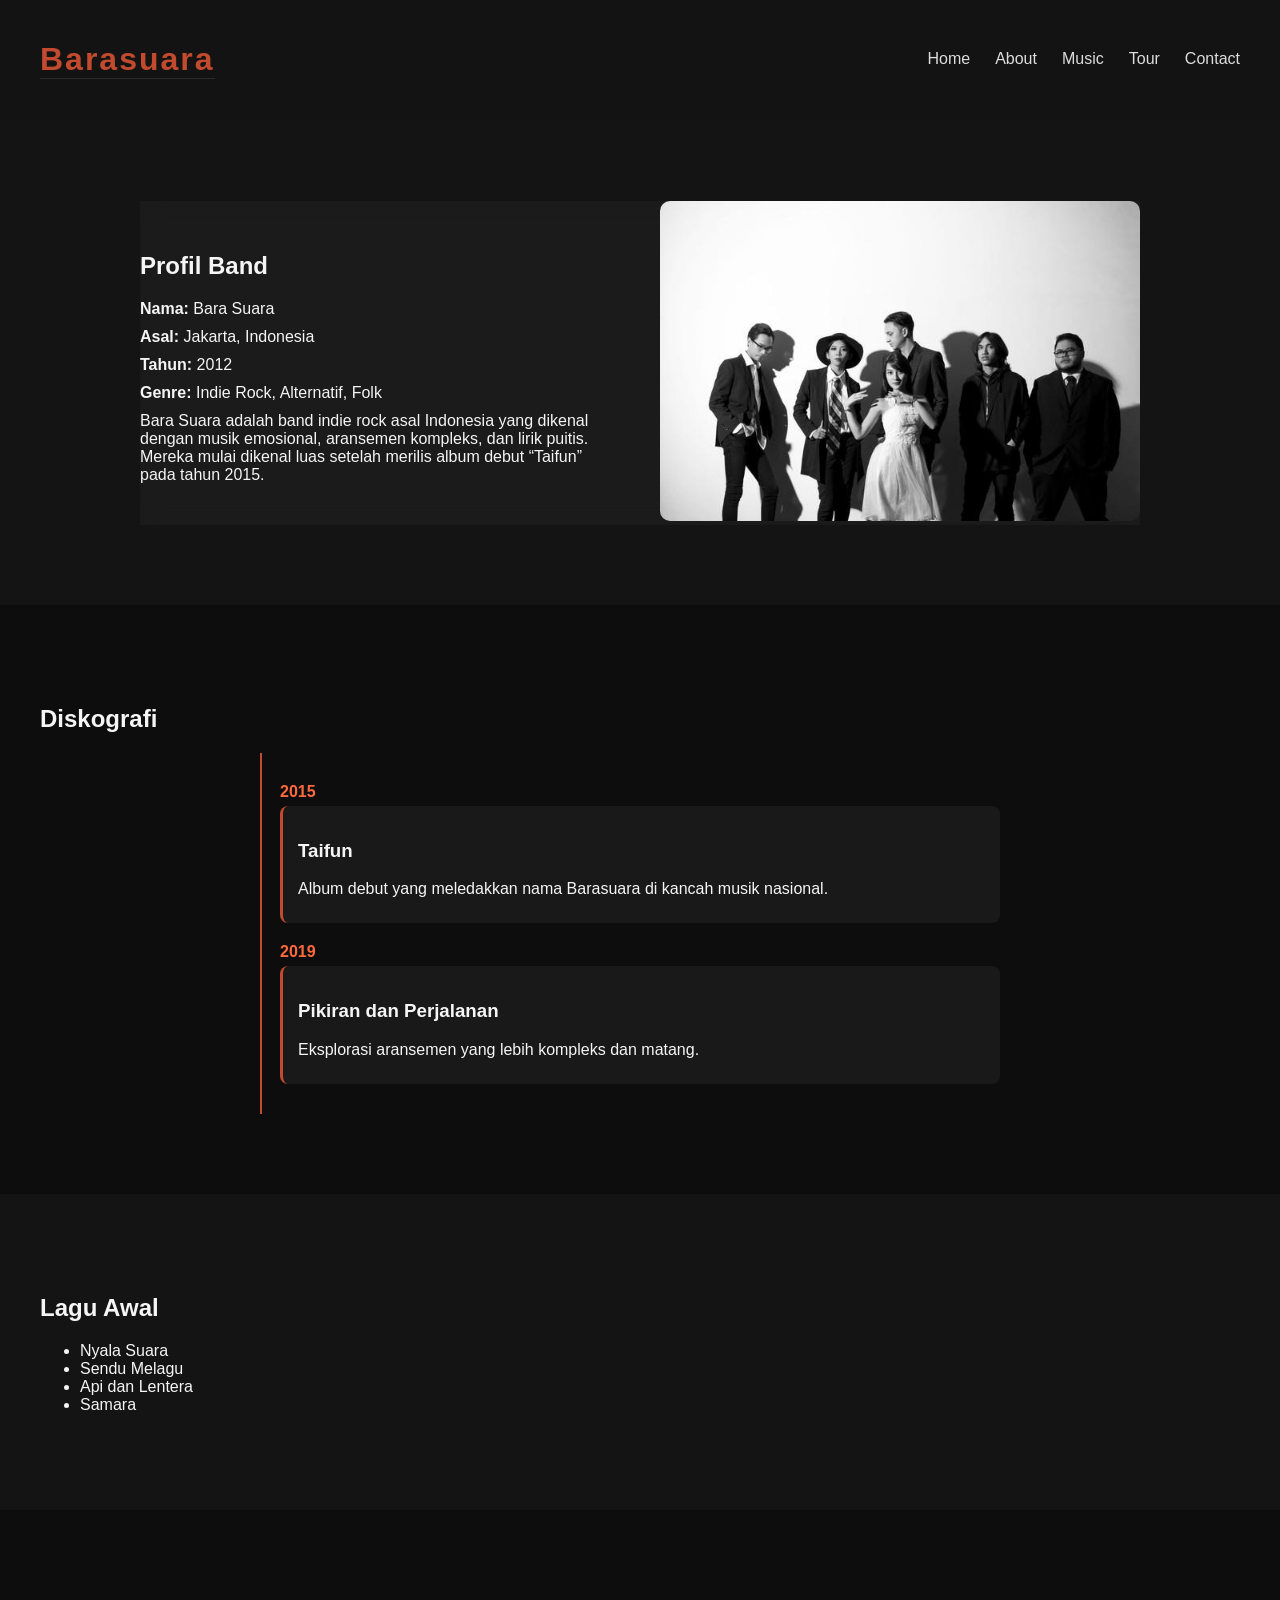
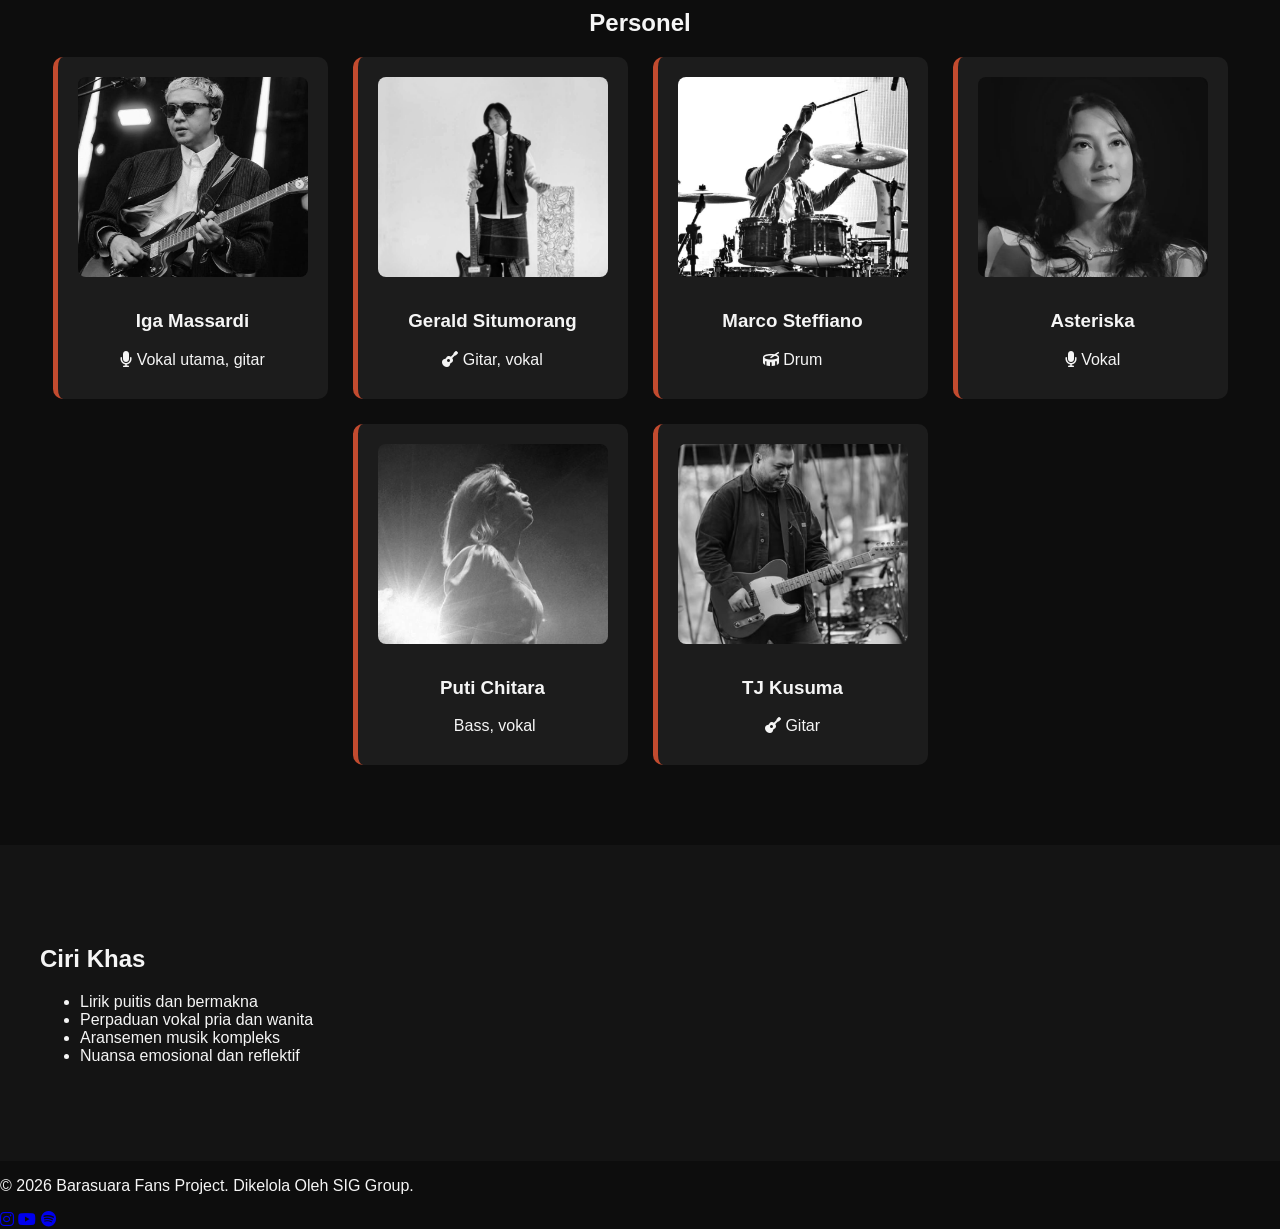
<file: about.html>
<!DOCTYPE html>
<html lang="en">

<head>
    <meta name="viewport" content="width=device-width, initial-scale=1.0">
    <meta name="description" content="Profil, diskografi, dan personel Barasuara.">
    <title>About - Barasuara | Portal Fans Resmi</title>
    <link rel="stylesheet" href="style/style.css">
    <link rel="stylesheet" href="https://cdnjs.cloudflare.com/ajax/libs/font-awesome/6.0.0/css/all.min.css">
</head>

<body>

    <header>
        <h1>Barasuara</h1>
        <nav>
            <a href="index.html">Home</a>
            <a href="about.html" class="active">About</a>
            <a href="music.html">Music</a>
            <a href="tour.html">Tour</a>
            <a href="contact.html">Contact</a>
        </nav>
    </header>

    <!-- PROFIL BAND -->
    <section class="section fade-in">
        <div class="about-container">

            <div class="about-text">
                <h2>Profil Band</h2>
                <p><strong>Nama:</strong> Bara Suara</p>
                <p><strong>Asal:</strong> Jakarta, Indonesia</p>
                <p><strong>Tahun:</strong> 2012</p>
                <p><strong>Genre:</strong> Indie Rock, Alternatif, Folk</p>

                <p>
                    Bara Suara adalah band indie rock asal Indonesia yang dikenal dengan musik emosional,
                    aransemen kompleks, dan lirik puitis. Mereka mulai dikenal luas setelah merilis album
                    debut “Taifun” pada tahun 2015.
                </p>
            </div>

            <div class="about-image">
                <img src="images/band.jpeg" alt="Barasuara Band">
            </div>

        </div>
    </section>

    <!-- ALBUM -->
    <section class="section fade-in">
        <h2>Diskografi</h2>
        <div class="timeline">
            <div class="timeline-item">
                <div class="timeline-date">2015</div>
                <div class="timeline-content">
                    <h3>Taifun</h3>
                    <p>Album debut yang meledakkan nama Barasuara di kancah musik nasional.</p>
                </div>
            </div>
            <div class="timeline-item">
                <div class="timeline-date">2019</div>
                <div class="timeline-content">
                    <h3>Pikiran dan Perjalanan</h3>
                    <p>Eksplorasi aransemen yang lebih kompleks dan matang.</p>
                </div>
            </div>
        </div>
    </section>

    <!-- LAGU AWAL -->
    <section class="section fade-in">
        <h2>Lagu Awal</h2>
        <ul>
            <li>Nyala Suara</li>
            <li>Sendu Melagu</li>
            <li>Api dan Lentera</li>
            <li>Samara</li>
        </ul>
    </section>

    <!-- PERSONEL -->
    <section class="section fade-in">
        <h2><center>Personel</center></h2>

        <div class="music-grid">

            <div class="card">
                <img src="images/Iga Massardi.jpeg" alt="Iga Massardi">
                <h3>Iga Massardi</h3>
                <p><i class="fas fa-microphone"></i> Vokal utama, gitar</p>
            </div>

            <div class="card">
                <img src="images/Gerald Situmorang.jpeg" alt="Gerald Situmorang">
                <h3>Gerald Situmorang</h3>
                <p><i class="fas fa-guitar"></i> Gitar, vokal</p>
            </div>

            <div class="card">
                <img src="images/Marco Steffiano.jpeg" alt="Marco Steffiano">
                <h3>Marco Steffiano</h3>
                <p><i class="fas fa-drum"></i> Drum</p>
            </div>

            <div class="card">
                <img src="images/Asteriska.jpeg" alt="Asteriska">
                <h3>Asteriska</h3>
                <p><i class="fas fa-microphone"></i> Vokal</p>
            </div>

            <div class="card">
                <img src="images/Puti Chitara.jpeg" alt="Puti Chitara">
                <h3>Puti Chitara</h3>
                <p><i class="fas fa-bass"></i> Bass, vokal</p>
            </div>

            <div class="card">
                <img src="images/TJ Kusuma.png" alt="TJ Kusuma">
                <h3>TJ Kusuma</h3>
                <p><i class="fas fa-guitar"></i> Gitar</p>
            </div>

        </div>
    </section>

    <!-- CIRI KHAS -->
    <section class="section fade-in">
        <h2>Ciri Khas</h2>
        <ul>
            <li>Lirik puitis dan bermakna</li>
            <li>Perpaduan vokal pria dan wanita</li>
            <li>Aransemen musik kompleks</li>
            <li>Nuansa emosional dan reflektif</li>
        </ul>
    </section>

    <footer>
        <div class="footer-content">
            <p>&copy; 2026 Barasuara Fans Project. Dikelola Oleh SIG Group.</p>
            <div class="social-links">
                <a href="https://www.instagram.com/barasuara?utm_source=ig_web_button_share_sheet&igsh=ZDNlZDc0MzIxNw=="><i class="fab fa-instagram"></i></a>
                <a href="https://www.youtube.com/barasuara"><i class="fab fa-youtube"></i></a>
                <a href="https://open.spotify.com/intl-id/artist/5RbI1PF4n02wWKmgjk7hAE?si=zHUmzxMMSkq_e1ENO2OcPQ&nd=1&dlsi=a7cf13a4230f4098"><i class="fab fa-spotify"></i></a>
            </div>
        </div>
    </footer>

    <script src="lib/script.js"></script>
</body>

</html>
</file>
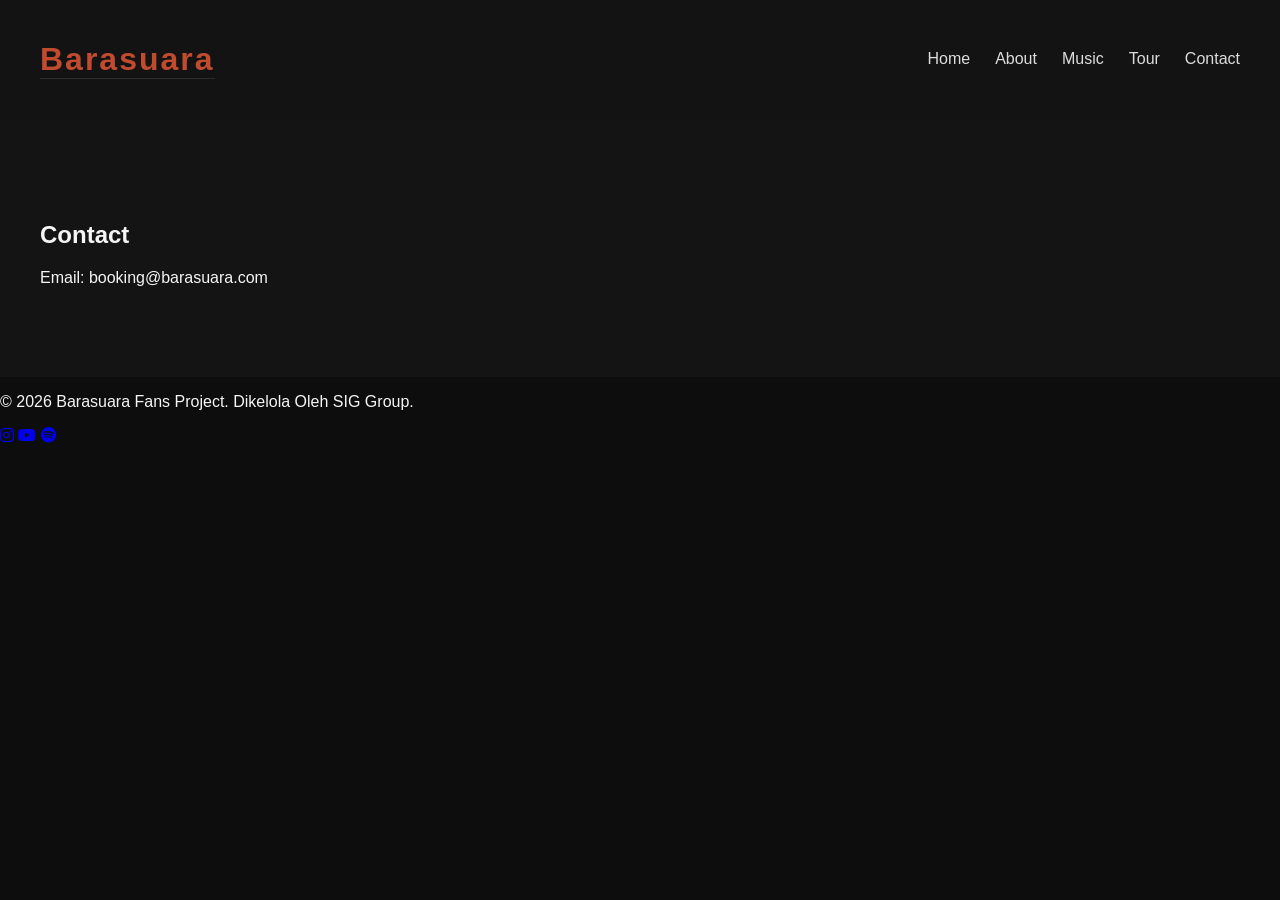
<file: contact.html>
<!DOCTYPE html>
<html lang="en">

<head>
    <meta name="viewport" content="width=device-width, initial-scale=1.0">
    <meta name="description" content="Profil, diskografi, dan personel Barasuara.">
    <title>Contact - Barasuara | Portal Fans Resmi</title>
    <link rel="stylesheet" href="style/style.css">
    <link rel="stylesheet" href="https://cdnjs.cloudflare.com/ajax/libs/font-awesome/6.0.0/css/all.min.css">
</head>

<body>

    <header>
        <h1>Barasuara</h1>
        <nav>
            <a href="index.html">Home</a>
            <a href="about.html">About</a>
            <a href="music.html">Music</a>
            <a href="tour.html">Tour</a>
            <a href="contact.html">Contact</a>
        </nav>
    </header>

    <section class="section">
        <h2>Contact</h2>
        <p>Email: booking@barasuara.com</p>
    </section>

    <footer>
        <div class="footer-content">
            <p>&copy; 2026 Barasuara Fans Project. Dikelola Oleh SIG Group.</p>
            <div class="social-links">
                <a href="https://www.instagram.com/barasuara?utm_source=ig_web_button_share_sheet&igsh=ZDNlZDc0MzIxNw=="><i class="fab fa-instagram"></i></a>
                <a href="https://www.youtube.com/barasuara"><i class="fab fa-youtube"></i></a>
                <a href="https://open.spotify.com/intl-id/artist/5RbI1PF4n02wWKmgjk7hAE?si=zHUmzxMMSkq_e1ENO2OcPQ&nd=1&dlsi=a7cf13a4230f4098"><i class="fab fa-spotify"></i></a>
            </div>
        </div>
    </footer>


    <script src="lib/script.js"></script>
</body>

</html>
</file>
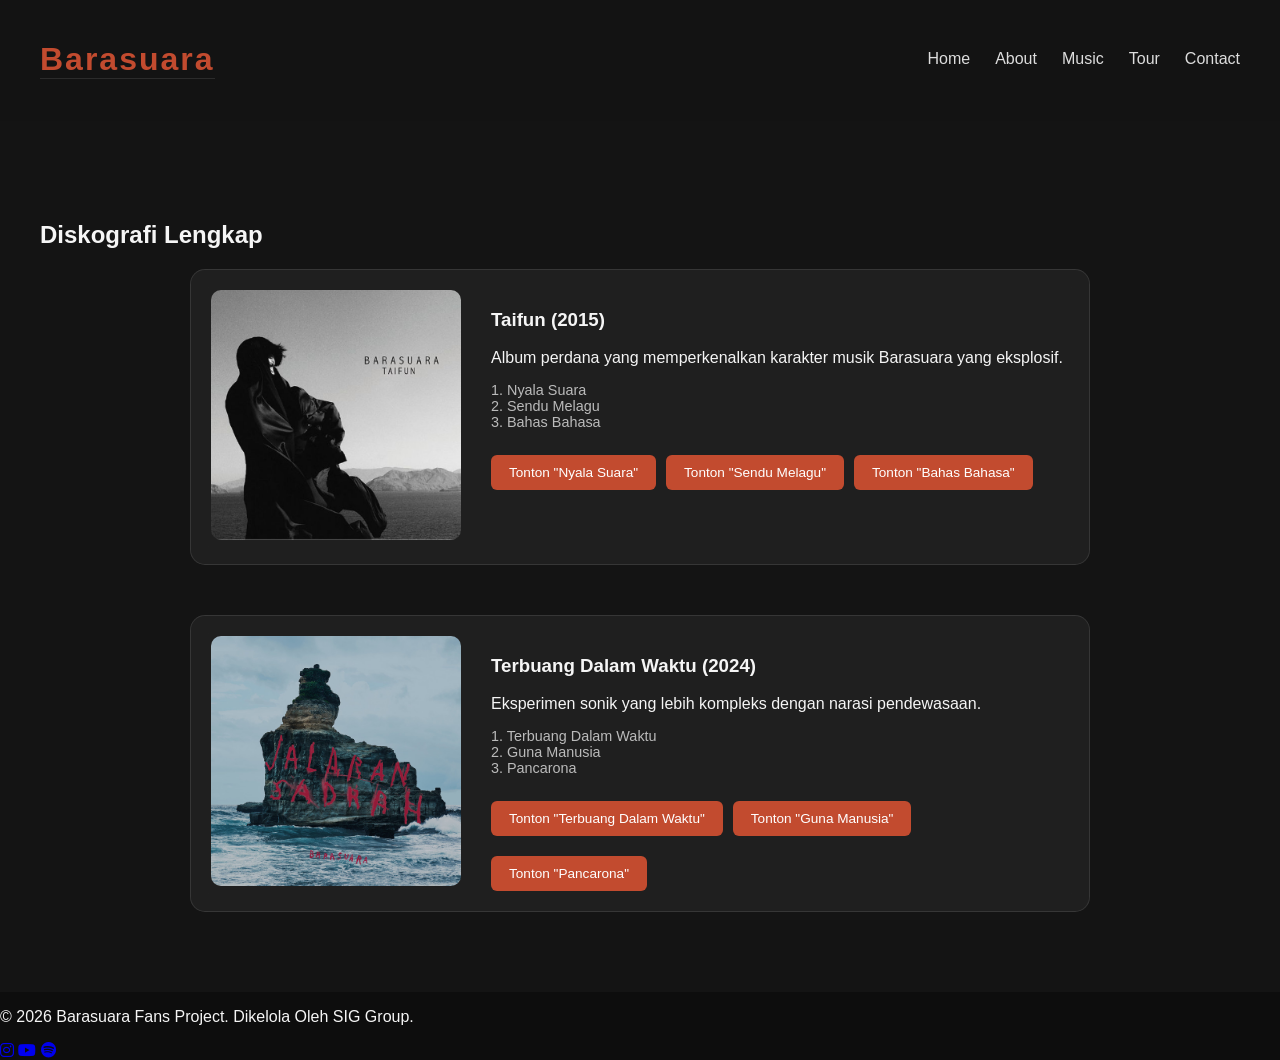
<file: music.html>
<!DOCTYPE html>
<html lang="id">

<head>
    <meta charset="UTF-8">
    <meta name="viewport" content="width=device-width, initial-scale=1.0">
    <meta name="description" content="Eksplorasi diskografi lengkap Barasuara - Taifun hingga Pikiran dan Perjalanan.">
    <title>Music - Barasuara | Portal Fans Resmi</title>
    <link rel="stylesheet" href="style/style.css">
    <link rel="stylesheet" href="https://cdnjs.cloudflare.com/ajax/libs/font-awesome/6.0.0/css/all.min.css">
</head>

<body>

    <header>
        <div class="logo">
            <h1>Barasuara</h1>
        </div>
        <nav>
            <a href="index.html">Home</a>
            <a href="about.html">About</a>
            <a href="music.html" class="active">Music</a>
            <a href="tour.html">Tour</a>
            <a href="contact.html">Contact</a>
        </nav>
    </header>

    <section class="section fade-in">
        <h2>Diskografi Lengkap</h2>

        <div id="video-player-container" class="video-container hidden">
            <div class="video-wrapper">
                <iframe id="youtube-frame" src="" frameborder="0" allow="autoplay; encrypted-media"
                    allowfullscreen></iframe>
            </div>
            <div class="player-controls-ui">
                <h3 id="playing-title">Pilih lagu untuk memutar video</h3>
                <button class="btn-sm" onclick="closeVideo()">Tutup Player</button>
            </div>
        </div>

        <div class="music-showcase">
            <div class="album-card">
                <div class="album-cover">
                    <img src="images/Taifun.png" alt="Cover Album Taifun">
                </div>
                <div class="album-info">
                    <h3>Taifun (2015)</h3>
                    <p>Album perdana yang memperkenalkan karakter musik Barasuara yang eksplosif.</p>
                    <ul class="tracklist">
                        <li>1. Nyala Suara</li>
                        <li>2. Sendu Melagu</li>
                        <li>3. Bahas Bahasa</li>
                    </ul>

                    <div class="button-group">
                        <button class="btn" onclick="playYouTube('Nyala Suara', 'zCKf6bXI_44')">Tonton "Nyala
                            Suara"</button>
                        <button class="btn" onclick="playYouTube('Sendu Melagu', 'DvOGWmJd_sY')">Tonton "Sendu
                            Melagu"</button>
                        <button class="btn" onclick="playYouTube('Bahas Bahasa', 'eOQ7aFm6gpo')">Tonton "Bahas
                            Bahasa"</button>
                    </div>
                </div>
            </div>

            <div class="album-card">
                <div class="album-cover">
                    <img src="images/Terbuang_dalam_waktu.png" alt="Cover Album Pikiran dan Perjalanan">
                </div>
                <div class="album-info">
                    <h3>Terbuang Dalam Waktu (2024)</h3>
                    <p>Eksperimen sonik yang lebih kompleks dengan narasi pendewasaan.</p>
                    <ul class="tracklist">
                        <li>1. Terbuang Dalam Waktu</li>
                        <li>2. Guna Manusia</li>
                        <li>3. Pancarona</li>
                    </ul>

                    <div class="button-group">
                        <button class="btn" onclick="playYouTube('Terbuang Dalam Waktu', 'X-EK60rmcQs')">Tonton
                            "Terbuang Dalam Waktu"</button>
                        <button class="btn" onclick="playYouTube('Guna Manusia', 'Ik_O-r8kiIc')">Tonton
                            "Guna Manusia"</button>
                        <button class="btn" onclick="playYouTube('Pancarona', 'ia1jzbIVvkM')">Tonton
                            "Pancarona"</button>
                    </div>
                </div>
            </div>
        </div>
    </section>

    <footer>
        <div class="footer-content">
            <p>&copy; 2026 Barasuara Fans Project. Dikelola Oleh SIG Group.</p>
            <div class="social-links">
                <a
                    href="https://www.instagram.com/barasuara?utm_source=ig_web_button_share_sheet&igsh=ZDNlZDc0MzIxNw=="><i
                        class="fab fa-instagram"></i></a>
                <a href="https://www.youtube.com/barasuara"><i class="fab fa-youtube"></i></a>
                <a
                    href="https://open.spotify.com/intl-id/artist/5RbI1PF4n02wWKmgjk7hAE?si=zHUmzxMMSkq_e1ENO2OcPQ&nd=1&dlsi=a7cf13a4230f4098"><i
                        class="fab fa-spotify"></i></a>
            </div>
        </div>
    </footer>

    <script src="lib/script.js"></script>
</body>

</html>
</file>
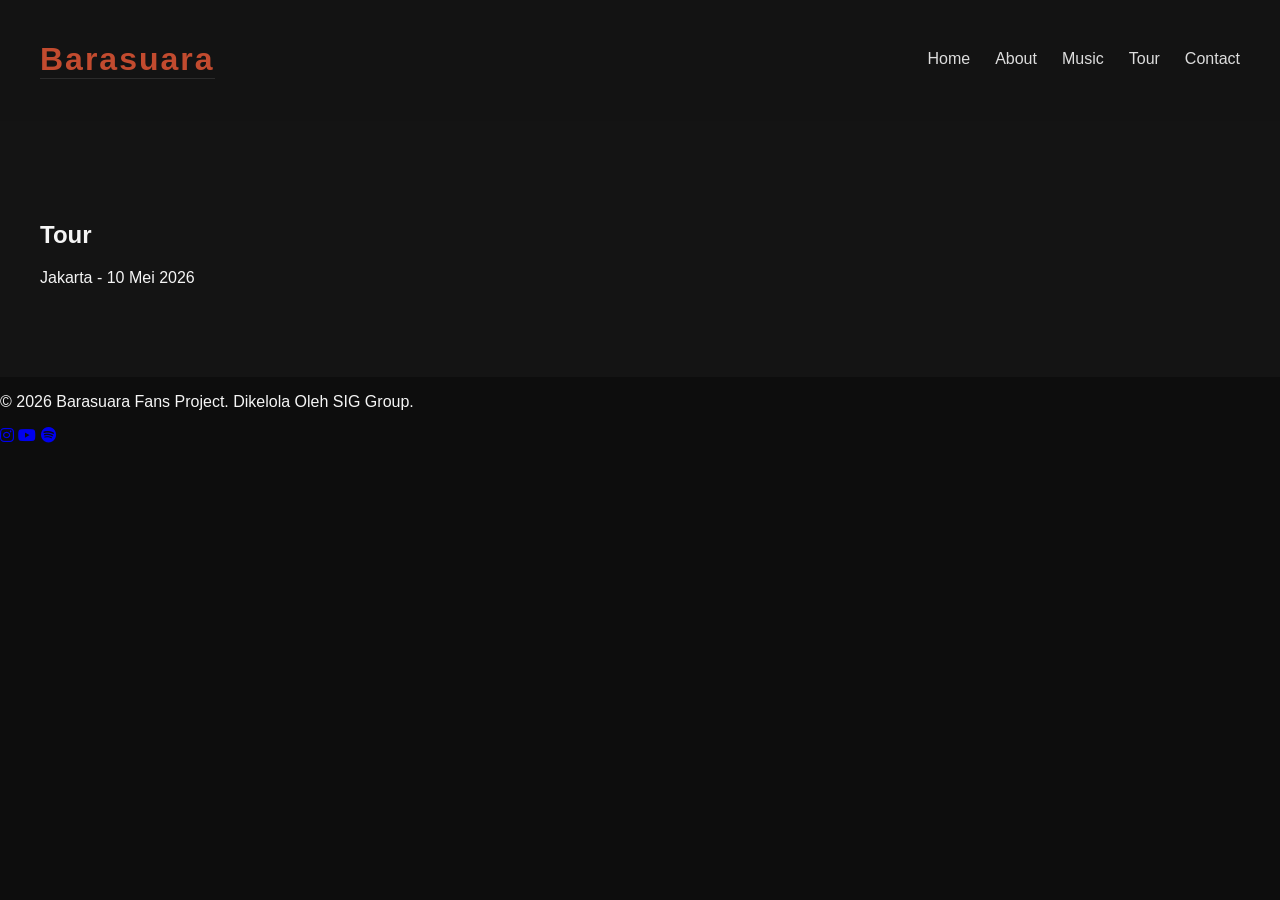
<file: tour.html>
<!DOCTYPE html>
<html lang="en">

<head>
    <meta name="viewport" content="width=device-width, initial-scale=1.0">
    <meta name="description" content="Profil, diskografi, dan personel Barasuara.">
    <title>About - Barasuara | Portal Fans Resmi</title>
    <link rel="stylesheet" href="style/style.css">
    <link rel="stylesheet" href="https://cdnjs.cloudflare.com/ajax/libs/font-awesome/6.0.0/css/all.min.css">
</head>

<body>

    <header>
        <h1>Barasuara</h1>
        <nav>
            <a href="index.html">Home</a>
            <a href="about.html">About</a>
            <a href="music.html">Music</a>
            <a href="tour.html">Tour</a>
            <a href="contact.html">Contact</a>
        </nav>
    </header>

    <section class="section">
        <h2>Tour</h2>
        <p>Jakarta - 10 Mei 2026</p>
    </section>

    <footer>
        <div class="footer-content">
            <p>&copy; 2026 Barasuara Fans Project. Dikelola Oleh SIG Group.</p>
            <div class="social-links">
                <a href="https://www.instagram.com/barasuara?utm_source=ig_web_button_share_sheet&igsh=ZDNlZDc0MzIxNw=="><i class="fab fa-instagram"></i></a>
                <a href="https://www.youtube.com/barasuara"><i class="fab fa-youtube"></i></a>
                <a href="https://open.spotify.com/intl-id/artist/5RbI1PF4n02wWKmgjk7hAE?si=zHUmzxMMSkq_e1ENO2OcPQ&nd=1&dlsi=a7cf13a4230f4098"><i class="fab fa-spotify"></i></a>
            </div>
        </div>
    </footer>

    <script src="lib/script.js"></script>
</body>

</html>
</file>
<file: style/style.css>
:root {
    --primary-color: #c24b2f;
    --secondary-color: #ff6a3d;
    --background-color: #0d0d0d;
    --text-color: #f5f5f5;
}

/* ===== RESET ===== */
body {
    margin: 0;
    font-family: 'Poppins', sans-serif;
    background: #0d0d0d;
    color: #f5f5f5;
}

/* ===== NAVBAR ===== */
header {
    display: flex;
    justify-content: space-between;
    align-items: center;
    padding: 20px 40px;
    background: rgba(20, 20, 20, 0.9);
    backdrop-filter: blur(8px);
    position: sticky;
    top: 0;
    z-index: 1000;
}

header h1 {
    border-bottom: 1px solid rgba(255, 255, 255, 0.1);
    color: #c24b2f;
    letter-spacing: 2px;
}

nav {
    display: flex;
    gap: 25px;
}

nav a {
    color: #ddd;
    text-decoration: none;
    position: relative;
    transition: 0.3s;
}

/* hover */
nav a:hover {
    color: #ff6a3d;
}

/* underline effect */
nav a::after {
    content: "";
    display: block;
    height: 2px;
    width: 0;
    background: #ff6a3d;
    transition: 0.3s;
}

nav a:hover::after {
    width: 100%;
}

/* ===== HERO (PAKAI GAMBAR) ===== */
.hero {
    height: 100vh;
    display: flex;
    flex-direction: column;
    justify-content: center;
    align-items: center;

    background: linear-gradient(rgba(0, 0, 0, 0.6), rgba(0, 0, 0, 0.9)),
        url('images/hero.jpg') center/cover;

    text-align: center;
}

.hero h2 {
    font-size: 60px;
    letter-spacing: 5px;
    color: #ff6a3d;
    animation: fadeHero 1.5s ease forwards;
}

.hero p {
    margin-top: 10px;
    color: #ddd;
    animation: fadeHero 2s ease forwards;
}

/* ===== BUTTON ===== */
.btn {
    display: inline-block;
    margin-top: 10px;
    padding: 10px 18px;
    background: #c24b2f;
    color: white;
    text-decoration: none;
    border: none;
    border-radius: 6px;
    cursor: pointer;
    font-size: 0.85em;
    font-family: 'Poppins', sans-serif;
    transition: 0.3s;
}

.btn:hover {
    background: #ff6a3d;
    transform: scale(1.05);
}

.btn-sm {
    display: inline-block;
    margin-top: 12px;
    padding: 8px 16px;
    background: transparent;
    color: #ff6a3d;
    border: 1px solid #ff6a3d;
    border-radius: 6px;
    cursor: pointer;
    font-size: 0.8em;
    font-family: 'Poppins', sans-serif;
    transition: 0.3s;
}

.btn-sm:hover {
    background: #ff6a3d;
    color: #fff;
}

/* ===== BUTTON GROUP ===== */
.button-group {
    display: flex;
    flex-wrap: wrap;
    gap: 10px;
    margin-top: 10px;
}

/* ===== PLAYER CONTROLS ===== */
.player-controls-ui {
    margin-top: 15px;
    display: flex;
    justify-content: space-between;
    align-items: center;
    flex-wrap: wrap;
    gap: 10px;
}

.player-controls-ui h3 {
    margin: 0;
    font-size: 0.95em;
    color: #f5f5f5;
    flex: 1;
}

/* ===== SECTION ===== */
.section {
    padding: 80px 40px;
}

/* biar gak monoton */
.section:nth-child(even) {
    background: #141414;
}

/* SECTION TERANG (opsional buat variasi) */
.section.light {
    background: #f2e8dc;
    color: #111;
}

.section.light h2 {
    color: #c24b2f;
}

.section h2 {
    margin-bottom: 20px;
}

/* ===== ABOUT ===== */
.about-container {
    display: flex;
    background: rgba(255, 255, 255, 0.03);
    backdrop-filter: blur(10px);
    gap: 40px;
    align-items: center;
    max-width: 1000px;
    margin: auto;
}

.about-text {
    flex: 1;
}

.about-image {
    flex: 1;
}

.about-image img {
    width: 100%;
    border-radius: 10px;
}

/* ===== MUSIC  ===== */
.music-grid {
    display: flex;
    flex-wrap: wrap;
    justify-content: center;
    gap: 25px;
}

.music-showcase {
    display: flex;
    flex-direction: column;
    gap: 50px;
    max-width: 900px;
    margin: auto;
}

.album-card {
    display: flex;
    gap: 30px;
    background: rgba(255, 255, 255, 0.05);
    padding: 20px;
    border-radius: 15px;
    backdrop-filter: blur(10px);
    border: 1px solid rgba(255, 255, 255, 0.1);
    transition: 0.3s;
}

.album-card:hover {
    border-color: var(--primary-color);
    transform: scale(1.02);
}

.album-cover img {
    width: 250px;
    height: 250px;
    object-fit: cover;
    border-radius: 10px;
}

.tracklist {
    list-style: none;
    padding: 0;
    margin: 15px 0;
    font-size: 0.9em;
    color: #bbb;
}

/* ===== CARD ===== */
.card {
    flex: 1 1 250px;
    max-width: 230px;
    background: #1c1c1c;
    padding: 20px;
    border-radius: 10px;
    text-align: center;
    border-left: 5px solid #c24b2f;
    transition: transform 0.3s ease, box-shadow 0.3s ease;
}

.card:hover {
    transform: translateY(-10px);
    box-shadow: 0 0 20px rgba(194, 75, 47, 0.4);
    /* Glow tipis warna primer */
    border-left: 5px solid var(--secondary-color);
    filter: grayscale(0%);
}

/* CARD IMAGE */
.card img {
    width: 100%;
    height: 200px;
    object-fit: cover;
    border-radius: 8px;
    margin-bottom: 10px;
    filter: grayscale(100%);
}

/* BUTTON DALAM CARD */
.card button {
    margin-top: 10px;
    padding: 10px 20px;
    border: none;
    background: #c24b2f;
    color: white;
    cursor: pointer;
    transition: 0.3s;
}

.card button:hover {
    background: #ff6a3d;
    transform: scale(1.05);
}

/* ===== TOUR LIST ===== */
.section p {
    margin: 10px 0;
}

/* ===== ANIMASI HERO ===== */
@keyframes fadeHero {
    from {
        opacity: 0;
        transform: translateY(40px);
    }

    to {
        opacity: 1;
        transform: translateY(0);
    }
}

/* Timeline Style */
.timeline {
    position: relative;
    max-width: 800px;
    margin: 0 auto;
    padding: 20px 0;
}

.timeline::after {
    content: '';
    position: absolute;
    width: 2px;
    background: var(--primary-color);
    top: 0;
    bottom: 0;
    left: 20px;
}

.timeline-item {
    padding: 10px 40px;
    position: relative;
    background: inherit;
}

.timeline-date {
    font-weight: bold;
    color: var(--secondary-color);
    margin-bottom: 5px;
}

.timeline-content {
    background: rgba(255, 255, 255, 0.05);
    padding: 15px;
    border-radius: 8px;
    border-left: 3px solid var(--primary-color);
}

/* ===== SCROLL ANIMATION ===== */
.fade-in {
    opacity: 0;
    transform: translateY(30px);
    transition: all 0.8s ease;
}

.fade-in.show {
    opacity: 1;
    transform: translateY(0);
}

/* ===== RESPONSIVE ===== */
@media (max-width: 768px) {
    header {
        flex-direction: column;
        gap: 10px;
    }

    .hero h2 {
        font-size: 40px;
    }

    .about-container {
        background: rgba(255, 255, 255, 0.03);
        padding: 40px;
        border-radius: 20px;
        backdrop-filter: blur(10px);
        box-shadow: 0 8px 32px 0 rgba(0, 0, 0, 0.8);
        border: 1px solid rgba(255, 255, 255, 0.1);
    }

    .section {
        padding: 60px 20px;
    }
}

.glitch {
    position: relative;
    font-weight: bold;
}

.glitch::before,
.glitch::after {
    content: attr(data-text);
    position: absolute;
    top: 0;
    left: 0;
    width: 100%;
    height: 100%;
    background: #0d0d0d;
}

.glitch::before {
    left: 2px;
    text-shadow: -2px 0 #ff6a3d;
    clip: rect(44px, 450px, 56px, 0);
    animation: glitch-anim 5s infinite linear alternate-reverse;
}

.glitch::after {
    left: -2px;
    text-shadow: -2px 0 #c24b2f;
    clip: rect(10px, 450px, 30px, 0);
    animation: glitch-anim 2s infinite linear alternate-reverse;
}

@keyframes glitch-anim {
    0% {
        clip: rect(31px, 9999px, 94px, 0);
        transform: skew(0.5deg);
    }

    20% {
        clip: rect(62px, 9999px, 42px, 0);
        transform: skew(0.1deg);
    }

    40% {
        clip: rect(10px, 9999px, 80px, 0);
        transform: skew(0.8deg);
    }

    60% {
        clip: rect(50px, 9999px, 30px, 0);
        transform: skew(0.2deg);
    }

    80% {
        clip: rect(80px, 9999px, 10px, 0);
        transform: skew(0.4deg);
    }

    100% {
        clip: rect(89px, 9999px, 98px, 0);
        transform: skew(0.5deg);
    }
}

/* ===== VIDEO  ===== */
.video-container {
    margin-bottom: 50px;
    background: rgba(255, 255, 255, 0.05);
    border: 1px solid rgba(255, 255, 255, 0.1);
    border-radius: 15px;
    padding: 20px;
    backdrop-filter: blur(10px);
}

.video-wrapper {
    position: relative;
    padding-bottom: 56.25%;
    /* Ratio 16:9 */
    height: 0;
    overflow: hidden;
    border-radius: 10px;
}

.video-wrapper iframe {
    position: absolute;
    top: 0;
    left: 0;
    width: 100%;
    height: 100%;
}

.player-detail {
    margin-top: 15px;
    display: flex;
    justify-content: space-between;
    align-items: center;
}

.hidden {
    display: none;
}
</file>
